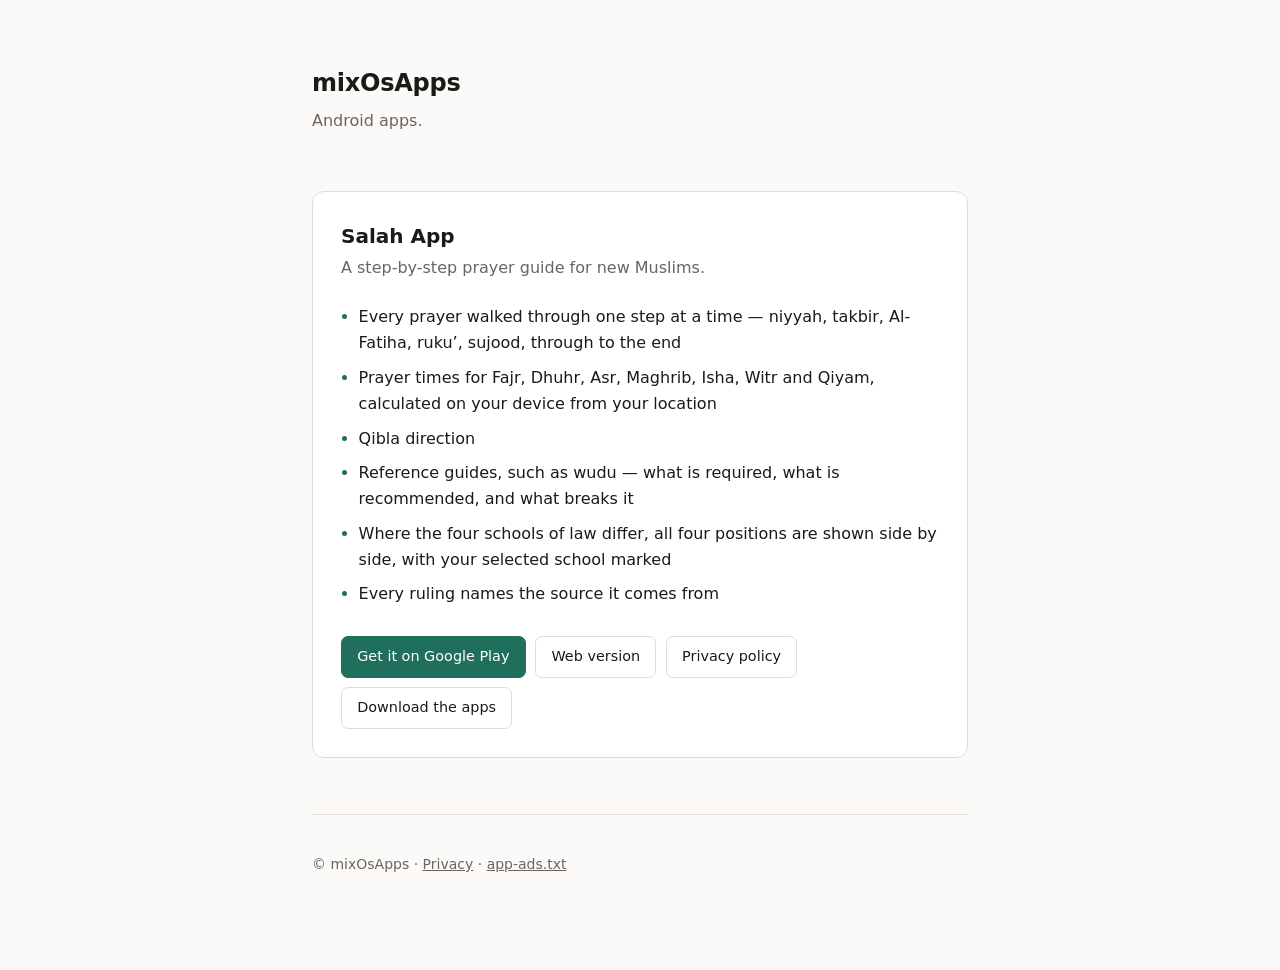
<file: index.html>
<!doctype html>
<html lang="en">
<head>
<meta charset="utf-8">
<meta name="viewport" content="width=device-width,initial-scale=1">
<title>mixOsApps</title>
<meta name="description" content="mixOsApps builds Salah App, a step-by-step prayer guide for new Muslims, for Android.">
<link rel="stylesheet" href="style.css">
</head>
<body>
<div class="wrap">

  <header>
    <h1>mixOsApps</h1>
    <p>Android apps.</p>
  </header>

  <main>
    <section class="card">
      <h2>Salah App</h2>
      <p class="tagline">A step-by-step prayer guide for new Muslims.</p>

      <ul>
        <li>Every prayer walked through one step at a time &mdash; niyyah, takbir, Al-Fatiha, ruku&rsquo;, sujood, through to the end</li>
        <li>Prayer times for Fajr, Dhuhr, Asr, Maghrib, Isha, Witr and Qiyam, calculated on your device from your location</li>
        <li>Qibla direction</li>
        <li>Reference guides, such as wudu &mdash; what is required, what is recommended, and what breaks it</li>
        <li>Where the four schools of law differ, all four positions are shown side by side, with your selected school marked</li>
        <li>Every ruling names the source it comes from</li>
      </ul>

      <div class="links">
        <a class="primary" href="https://play.google.com/store/apps/details?id=com.mixzen.salah">Get it on Google Play</a>
        <a href="/salah-app/">Web version</a>
        <a href="privacy.html">Privacy policy</a>
        <a href="/download/">Download the apps</a>
      </div>
    </section>
  </main>

  <!-- Optional: add a public contact address here if you want one on the site.
       Play already collects a support email separately in the store listing. -->
  <footer>
    <p>&copy; mixOsApps &middot; <a href="privacy.html">Privacy</a> &middot; <a href="app-ads.txt">app-ads.txt</a></p>
  </footer>

</div>
</body>
</html>
</file>
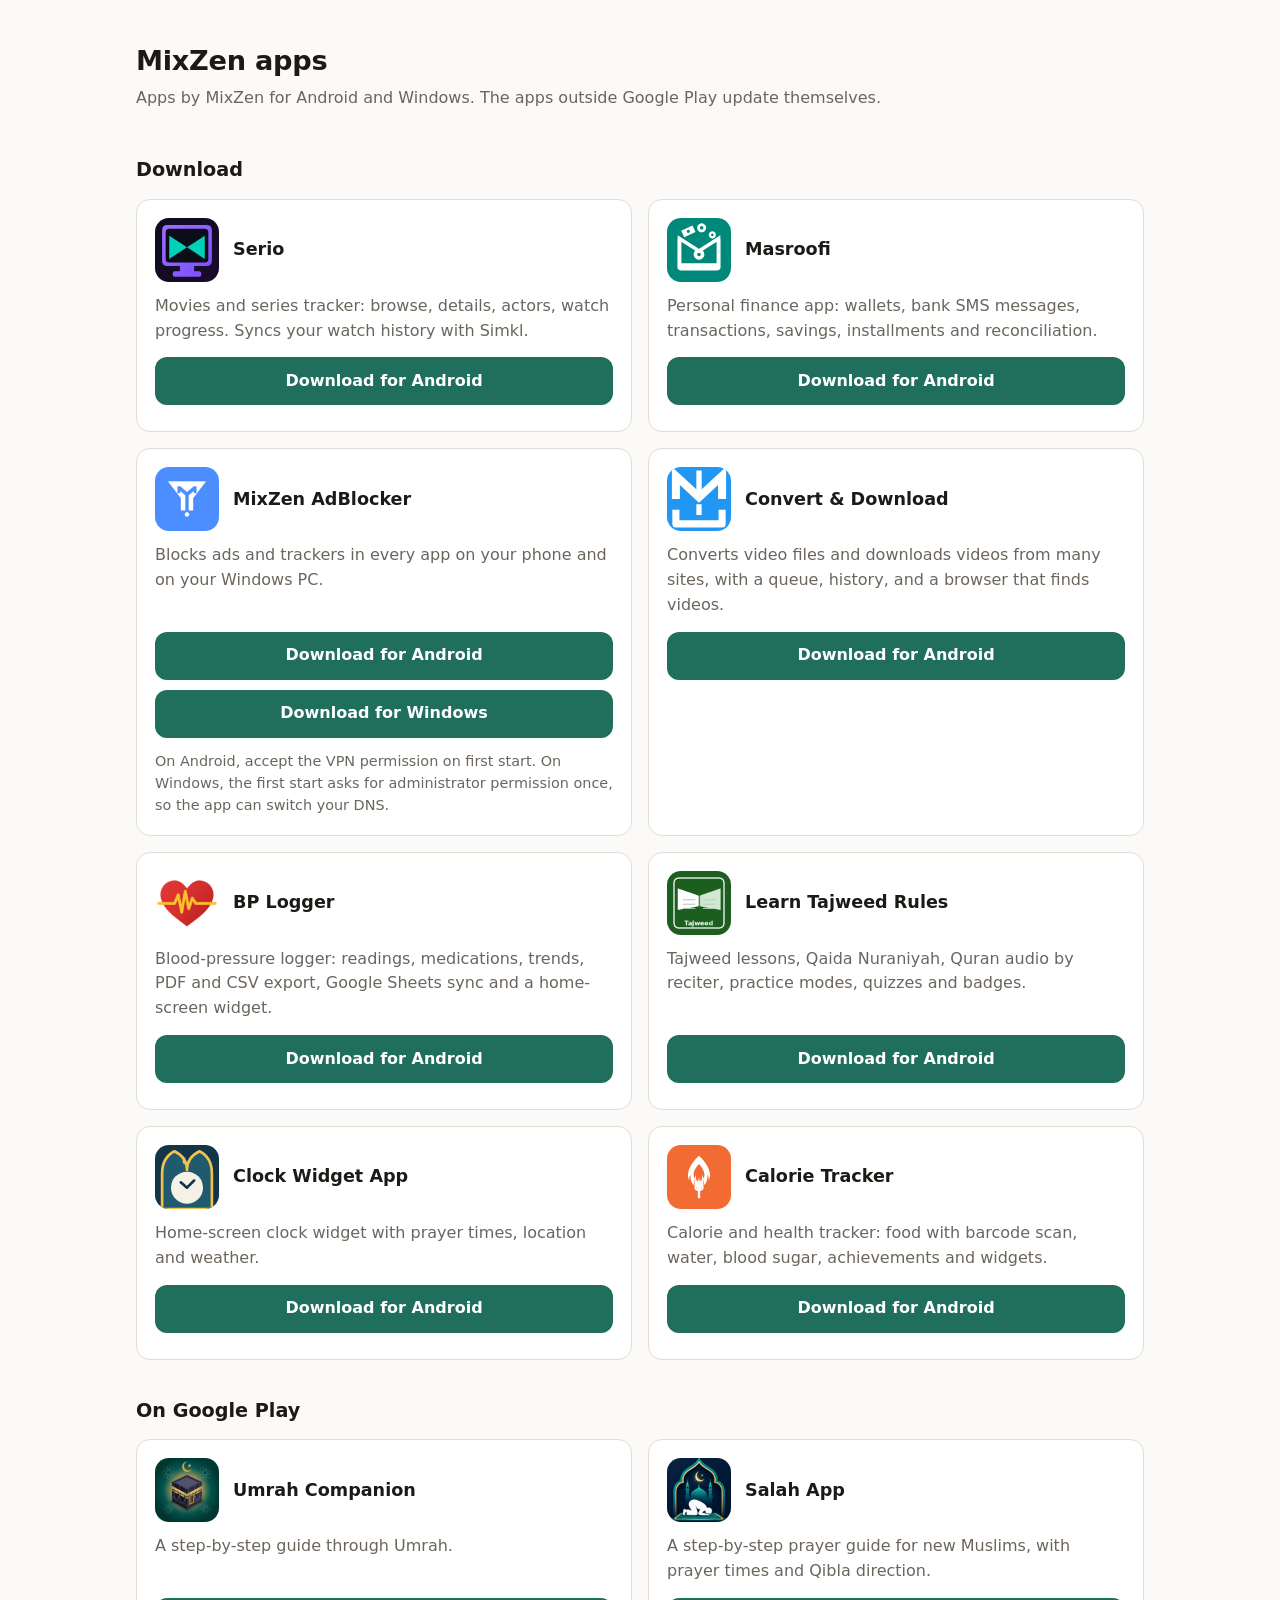
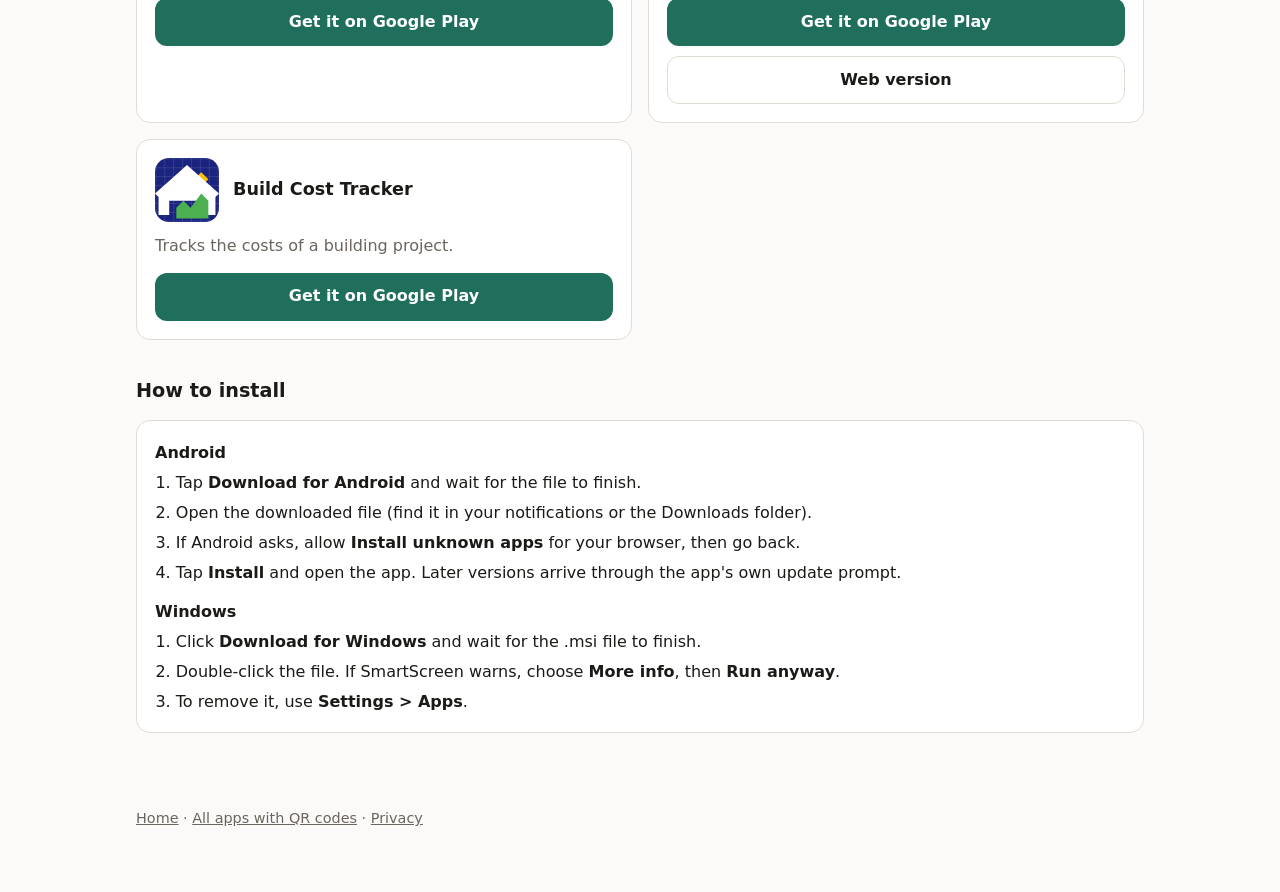
<file: download/index.html>
<!doctype html>
<html lang="en">
<head>
<meta charset="utf-8">
<meta name="viewport" content="width=device-width, initial-scale=1">
<title>MixZen apps: downloads</title>
<meta name="description" content="Download MixZen apps for Android and Windows. The apps outside Google Play update themselves.">
<link rel="icon" href="icons/adblocker.png">
<style>
:root{color-scheme:light dark;--bg:#fbfaf8;--card:#fff;--fg:#1c1a17;--muted:#6b655d;--line:#e2ddd4;--accent:#1f6f5c;--on-accent:#fff}
@media (prefers-color-scheme:dark){:root{--bg:#141613;--card:#1b1e1a;--fg:#ececea;--muted:#9a958c;--line:#2c302b;--accent:#6fbfa5;--on-accent:#10221c}}
*{box-sizing:border-box}
html{background:var(--bg)}
body{margin:0;background:var(--bg);color:var(--fg);font:16px/1.55 system-ui,-apple-system,"Segoe UI",Roboto,sans-serif;-webkit-font-smoothing:antialiased}
main,header,footer{max-width:1040px;margin:0 auto;padding-left:16px;padding-right:16px}
header{padding-top:40px;padding-bottom:8px}
h1{margin:0 0 4px;font-size:1.7rem;letter-spacing:-.01em}
.sub{margin:0;color:var(--muted)}
h2{margin:36px 0 14px;font-size:1.2rem}
.grid{display:grid;grid-template-columns:1fr;gap:16px}
@media (min-width:760px){.grid{grid-template-columns:1fr 1fr}}
.card{background:var(--card);border:1px solid var(--line);border-radius:14px;padding:18px;display:grid;grid-row:span 4;grid-template-rows:subgrid;row-gap:0;align-content:start;scroll-margin-top:16px;min-width:0}
.play .card{grid-row:span 3}
.more{display:flex;flex-direction:column}
.card:target{border-color:var(--accent);box-shadow:0 0 0 2px var(--accent)}
.head{display:flex;gap:14px;align-items:center;margin-bottom:12px}
.head img{width:64px;height:64px;border-radius:14px;flex:none}
.head h3{margin:0;font-size:1.1rem}
.desc{margin:0 0 14px;color:var(--muted)}
.btns{display:flex;flex-direction:column;gap:10px}
.btn{display:flex;align-items:center;justify-content:center;min-height:48px;padding:10px 16px;border-radius:12px;background:var(--accent);color:var(--on-accent);font-weight:700;text-decoration:none;text-align:center}
.btn.quiet{background:transparent;color:var(--fg);border:1px solid var(--line);font-weight:600}
.btn:focus-visible,a:focus-visible,summary:focus-visible{outline:3px solid var(--fg);outline-offset:2px}
.notes-link{align-self:flex-start;margin:10px 0 0;padding:6px 0;min-height:32px;background:none;border:0;font:inherit;font-size:.92rem;color:var(--muted);text-decoration:underline;cursor:pointer;text-align:left}
.notes-link[hidden]{display:none}
.notes-link:focus-visible{outline:3px solid var(--fg);outline-offset:2px}
dialog{padding:0;border:1px solid var(--line);background:var(--card);color:var(--fg);width:calc(100% - 32px);max-width:520px;border-radius:14px;overflow:hidden}
dialog::backdrop{background:rgba(0,0,0,.5)}
.sheet{display:flex;flex-direction:column;max-height:80vh;padding:18px}
.sheet h3{margin:0 0 10px;font-size:1.1rem}
.sheet .notes{margin:0 0 14px;overflow:auto;white-space:pre-line;color:var(--muted);font-size:.95rem;overflow-wrap:anywhere;max-height:70vh;flex:1 1 auto}
.sheet .handle{display:none;width:40px;height:4px;border-radius:2px;background:var(--line);margin:-6px auto 14px}
@media (max-width:599px){
dialog{width:100%;max-width:100%;margin:auto 0 0 0;border-radius:20px 20px 0 0;border-bottom:0}
.sheet .handle{display:block}
}
body:has(dialog[open]){overflow:hidden}
.extra{margin:12px 0 0;font-size:.9rem;color:var(--muted)}
.how{background:var(--card);border:1px solid var(--line);border-radius:14px;padding:6px 18px 12px}
.how h3{margin:14px 0 6px;font-size:1rem}
.how ol{margin:0;padding-left:1.3em}
.how li{margin:5px 0}
footer{margin-top:40px;padding-top:20px;padding-bottom:48px;color:var(--muted);font-size:.9rem}
footer a{color:var(--muted)}
</style>
</head>
<body>
<header>
<h1>MixZen apps</h1>
<p class="sub">Apps by MixZen for Android and Windows. The apps outside Google Play update themselves.</p>
</header>
<main>

<h2>Download</h2>
<div class="grid">

<section class="card" id="serio">
<div class="head"><img src="icons/serio.svg" alt="" width="64" height="64"><h3>Serio</h3></div>
<p class="desc">Movies and series tracker: browse, details, actors, watch progress. Syncs your watch history with Simkl.</p>
<div class="btns"><a class="btn" data-app="serio" data-os="android" href="https://github.com/mixOsApps/serio-releases/releases/latest">Download for Android</a></div>
<div class="more">
<button type="button" class="notes-link" data-notes="serio" hidden></button>
</div>
</section>

<section class="card" id="masroofi">
<div class="head"><img src="icons/masroofi.svg" alt="" width="64" height="64"><h3>Masroofi</h3></div>
<p class="desc">Personal finance app: wallets, bank SMS messages, transactions, savings, installments and reconciliation.</p>
<div class="btns"><a class="btn" data-app="masroofi" data-os="android" href="https://github.com/mixOsApps/masroofi-releases/releases/latest">Download for Android</a></div>
<div class="more">
<button type="button" class="notes-link" data-notes="masroofi" hidden></button>
</div>
</section>

<section class="card" id="adblocker">
<div class="head"><img src="icons/adblocker.png" alt="" width="64" height="64"><h3>MixZen AdBlocker</h3></div>
<p class="desc">Blocks ads and trackers in every app on your phone and on your Windows PC.</p>
<div class="btns">
<a class="btn" data-app="adblocker" data-os="android" href="https://github.com/mixOsApps/adblocker-releases/releases/latest">Download for Android</a>
<!-- A Windows build for another app: add windowsFeed + windowsFallback to its APPS entry and copy this line into its card with data-app set to its id. -->
<a class="btn" data-app="adblocker" data-os="windows" href="https://github.com/mixOsApps/adblocker-releases/releases">Download for Windows</a>
</div>
<div class="more">
<p class="extra">On Android, accept the VPN permission on first start. On Windows, the first start asks for administrator permission once, so the app can switch your DNS.</p>
<button type="button" class="notes-link" data-notes="adblocker" hidden></button>
<button type="button" class="notes-link" data-notes="adblocker-windows" hidden></button>
</div>
</section>

<section class="card" id="convert-and-download">
<div class="head"><img src="icons/convert-and-download.svg" alt="" width="64" height="64"><h3>Convert &amp; Download</h3></div>
<p class="desc">Converts video files and downloads videos from many sites, with a queue, history, and a browser that finds videos.</p>
<div class="btns"><a class="btn" data-app="convert-and-download" data-os="android" href="https://github.com/mixOsApps/tstomp4converter-releases/releases/latest">Download for Android</a></div>
<div class="more">
<button type="button" class="notes-link" data-notes="convert-and-download" hidden></button>
</div>
</section>

<section class="card" id="bplogger">
<div class="head"><img src="icons/bplogger.png" alt="" width="64" height="64"><h3>BP Logger</h3></div>
<p class="desc">Blood-pressure logger: readings, medications, trends, PDF and CSV export, Google Sheets sync and a home-screen widget.</p>
<div class="btns"><a class="btn" data-app="bplogger" data-os="android" href="https://github.com/mixOsApps/bplogger-releases/releases/latest">Download for Android</a></div>
<div class="more">
<button type="button" class="notes-link" data-notes="bplogger" hidden></button>
</div>
</section>

<section class="card" id="tajweed">
<div class="head"><img src="icons/tajweed.png" alt="" width="64" height="64"><h3>Learn Tajweed Rules</h3></div>
<p class="desc">Tajweed lessons, Qaida Nuraniyah, Quran audio by reciter, practice modes, quizzes and badges.</p>
<div class="btns"><a class="btn" data-app="tajweed" data-os="android" href="https://github.com/mixOsApps/Tajweed.Rules/releases/latest">Download for Android</a></div>
<div class="more">
<button type="button" class="notes-link" data-notes="tajweed" hidden></button>
</div>
</section>

<section class="card" id="clock-widget">
<div class="head"><img src="icons/clock-widget.svg" alt="" width="64" height="64"><h3>Clock Widget App</h3></div>
<p class="desc">Home-screen clock widget with prayer times, location and weather.</p>
<div class="btns"><a class="btn" data-app="clock-widget" data-os="android" href="https://github.com/mixOsApps/clockwidget-releases/releases/latest">Download for Android</a></div>
<div class="more">
<button type="button" class="notes-link" data-notes="clock-widget" hidden></button>
</div>
</section>

<section class="card" id="calorie-tracker">
<div class="head"><img src="icons/calorie-tracker.svg" alt="" width="64" height="64"><h3>Calorie Tracker</h3></div>
<p class="desc">Calorie and health tracker: food with barcode scan, water, blood sugar, achievements and widgets.</p>
<div class="btns"><a class="btn" data-app="calorie-tracker" data-os="android" href="https://github.com/mixOsApps/calorietracker-releases/releases/latest">Download for Android</a></div>
<div class="more">
<button type="button" class="notes-link" data-notes="calorie-tracker" hidden></button>
</div>
</section>

</div>

<h2>On Google Play</h2>
<div class="grid play">

<section class="card" id="umrah">
<div class="head"><img src="icons/umrah.png" alt="" width="64" height="64"><h3>Umrah Companion</h3></div>
<p class="desc">A step-by-step guide through Umrah.</p>
<div class="btns"><a class="btn" href="https://play.google.com/store/apps/details?id=com.umrahcompanion">Get it on Google Play</a></div>
</section>

<section class="card" id="salah">
<div class="head"><img src="icons/salah.png" alt="" width="64" height="64"><h3>Salah App</h3></div>
<p class="desc">A step-by-step prayer guide for new Muslims, with prayer times and Qibla direction.</p>
<div class="btns">
<a class="btn" href="https://play.google.com/store/apps/details?id=com.mixzen.salah">Get it on Google Play</a>
<a class="btn quiet" href="/salah-app/">Web version</a>
</div>
</section>

<section class="card" id="build-cost">
<div class="head"><img src="icons/build-cost.svg" alt="" width="64" height="64"><h3>Build Cost Tracker</h3></div>
<p class="desc">Tracks the costs of a building project.</p>
<div class="btns"><a class="btn" href="https://play.google.com/store/apps/details?id=com.buildcost.tracker">Get it on Google Play</a></div>
</section>

</div>

<h2>How to install</h2>
<div class="how">
<h3>Android</h3>
<ol>
<li>Tap <b>Download for Android</b> and wait for the file to finish.</li>
<li>Open the downloaded file (find it in your notifications or the Downloads folder).</li>
<li>If Android asks, allow <b>Install unknown apps</b> for your browser, then go back.</li>
<li>Tap <b>Install</b> and open the app. Later versions arrive through the app's own update prompt.</li>
</ol>
<h3>Windows</h3>
<ol>
<li>Click <b>Download for Windows</b> and wait for the .msi file to finish.</li>
<li>Double-click the file. If SmartScreen warns, choose <b>More info</b>, then <b>Run anyway</b>.</li>
<li>To remove it, use <b>Settings &gt; Apps</b>.</li>
</ol>
</div>

</main>
<footer>
<p><a href="/">Home</a> &middot; <a href="/apps.html">All apps with QR codes</a> &middot; <a href="/privacy.html">Privacy</a></p>
</footer>

<dialog id="notes-dialog" aria-labelledby="nd-title"><div class="sheet"><div class="handle" aria-hidden="true"></div><h3 id="nd-title"></h3><p class="notes" id="nd-body"></p><button type="button" class="btn" id="nd-close">Close</button></div></dialog>

<script>
(function () {
  var RAW = "https://raw.githubusercontent.com/mixOsApps/";
  // One entry per app. Without a feed (or when it fails) the buttons keep the releases/latest links written in the HTML.
  // To add a Windows build to an app: add windowsFeed + windowsFallback here and a data-os="windows" button in its card.
  var APPS = [
    { id: "serio", name: "Serio", icon: "icons/serio.svg",
      androidFeed: RAW + "serio-releases/main/version.json",
      androidFallback: "https://github.com/mixOsApps/serio-releases/releases/latest" },
    { id: "masroofi", name: "Masroofi", icon: "icons/masroofi.svg",
      androidFeed: RAW + "masroofi-releases/main/version.json",
      androidFallback: "https://github.com/mixOsApps/masroofi-releases/releases/latest" },
    { id: "adblocker", name: "MixZen AdBlocker", icon: "icons/adblocker.png",
      androidFeed: RAW + "adblocker-releases/main/version.json",
      androidFallback: "https://github.com/mixOsApps/adblocker-releases/releases/latest",
      windowsFeed: RAW + "adblocker-releases/main/desktop-version.json",
      windowsFallback: "https://github.com/mixOsApps/adblocker-releases/releases" },
    { id: "convert-and-download", name: "Convert & Download", icon: "icons/convert-and-download.svg",
      androidFeed: RAW + "tstomp4converter-releases/main/version.json",
      androidFallback: "https://github.com/mixOsApps/tstomp4converter-releases/releases/latest" },
    { id: "bplogger", name: "BP Logger", icon: "icons/bplogger.png",
      androidFeed: RAW + "bplogger-releases/main/version.json",
      androidFallback: "https://github.com/mixOsApps/bplogger-releases/releases/latest" },
    { id: "tajweed", name: "Learn Tajweed Rules", icon: "icons/tajweed.png",
      androidFeed: RAW + "Tajweed.Rules/refs/heads/main/version.json",
      androidFallback: "https://github.com/mixOsApps/Tajweed.Rules/releases/latest" },
    { id: "clock-widget", name: "Clock Widget App", icon: "icons/clock-widget.svg",
      androidFeed: RAW + "clockwidget-releases/main/version.json",
      androidFallback: "https://github.com/mixOsApps/clockwidget-releases/releases/latest" },
    { id: "calorie-tracker", name: "Calorie Tracker", icon: "icons/calorie-tracker.svg",
      androidFeed: RAW + "calorietracker-releases/main/version.json",
      androidFallback: "https://github.com/mixOsApps/calorietracker-releases/releases/latest" }
  ];

  var dlg = document.getElementById("notes-dialog");
  function openNotes(title, notes) {
    document.getElementById("nd-title").textContent = title;
    var body = document.getElementById("nd-body");
    body.textContent = notes;
    body.scrollTop = 0;
    dlg.showModal();
  }
  dlg.addEventListener("click", function (e) { if (e.target === dlg) dlg.close(); });
  document.getElementById("nd-close").addEventListener("click", function () { dlg.close(); });

  function fill(app, os, feed, fallback, urlKey, label, notesId, platform) {
    var btn = document.querySelector('[data-app="' + app.id + '"][data-os="' + os + '"]');
    var link = document.querySelector('[data-notes="' + notesId + '"]');
    if (!btn) return;
    btn.href = fallback;
    if (!feed) return;
    fetch(feed, { cache: "no-store" })
      .then(function (r) { if (!r.ok) throw new Error(r.status); return r.json(); })
      .then(function (j) {
        var href = j[urlKey], ver = j.versionName;
        if (!href || !ver || href.indexOf("https://") !== 0) throw new Error("bad feed");
        btn.href = href;
        btn.textContent = label + " (" + ver + ")";
        var notes = String(j.releaseNotes || j.notes || "").trim();
        if (notes && link) {
          link.textContent = "What's new" + (platform ? " on " + platform : " in") + " " + ver;
          link.onclick = function () { openNotes(app.name + " " + ver, notes); };
          link.hidden = false;
        }
      })
      .catch(function () { /* keep the fallback link, notes link stays hidden */ });
  }
  APPS.forEach(function (app) {
    fill(app, "android", app.androidFeed, app.androidFallback, "apkUrl", "Download for Android", app.id, app.windowsFeed ? "Android" : "");
    fill(app, "windows", app.windowsFeed, app.windowsFallback, "msiUrl", "Download for Windows", app.id + "-windows", "Windows");
  });
})();
</script>
</body>
</html>
</file>
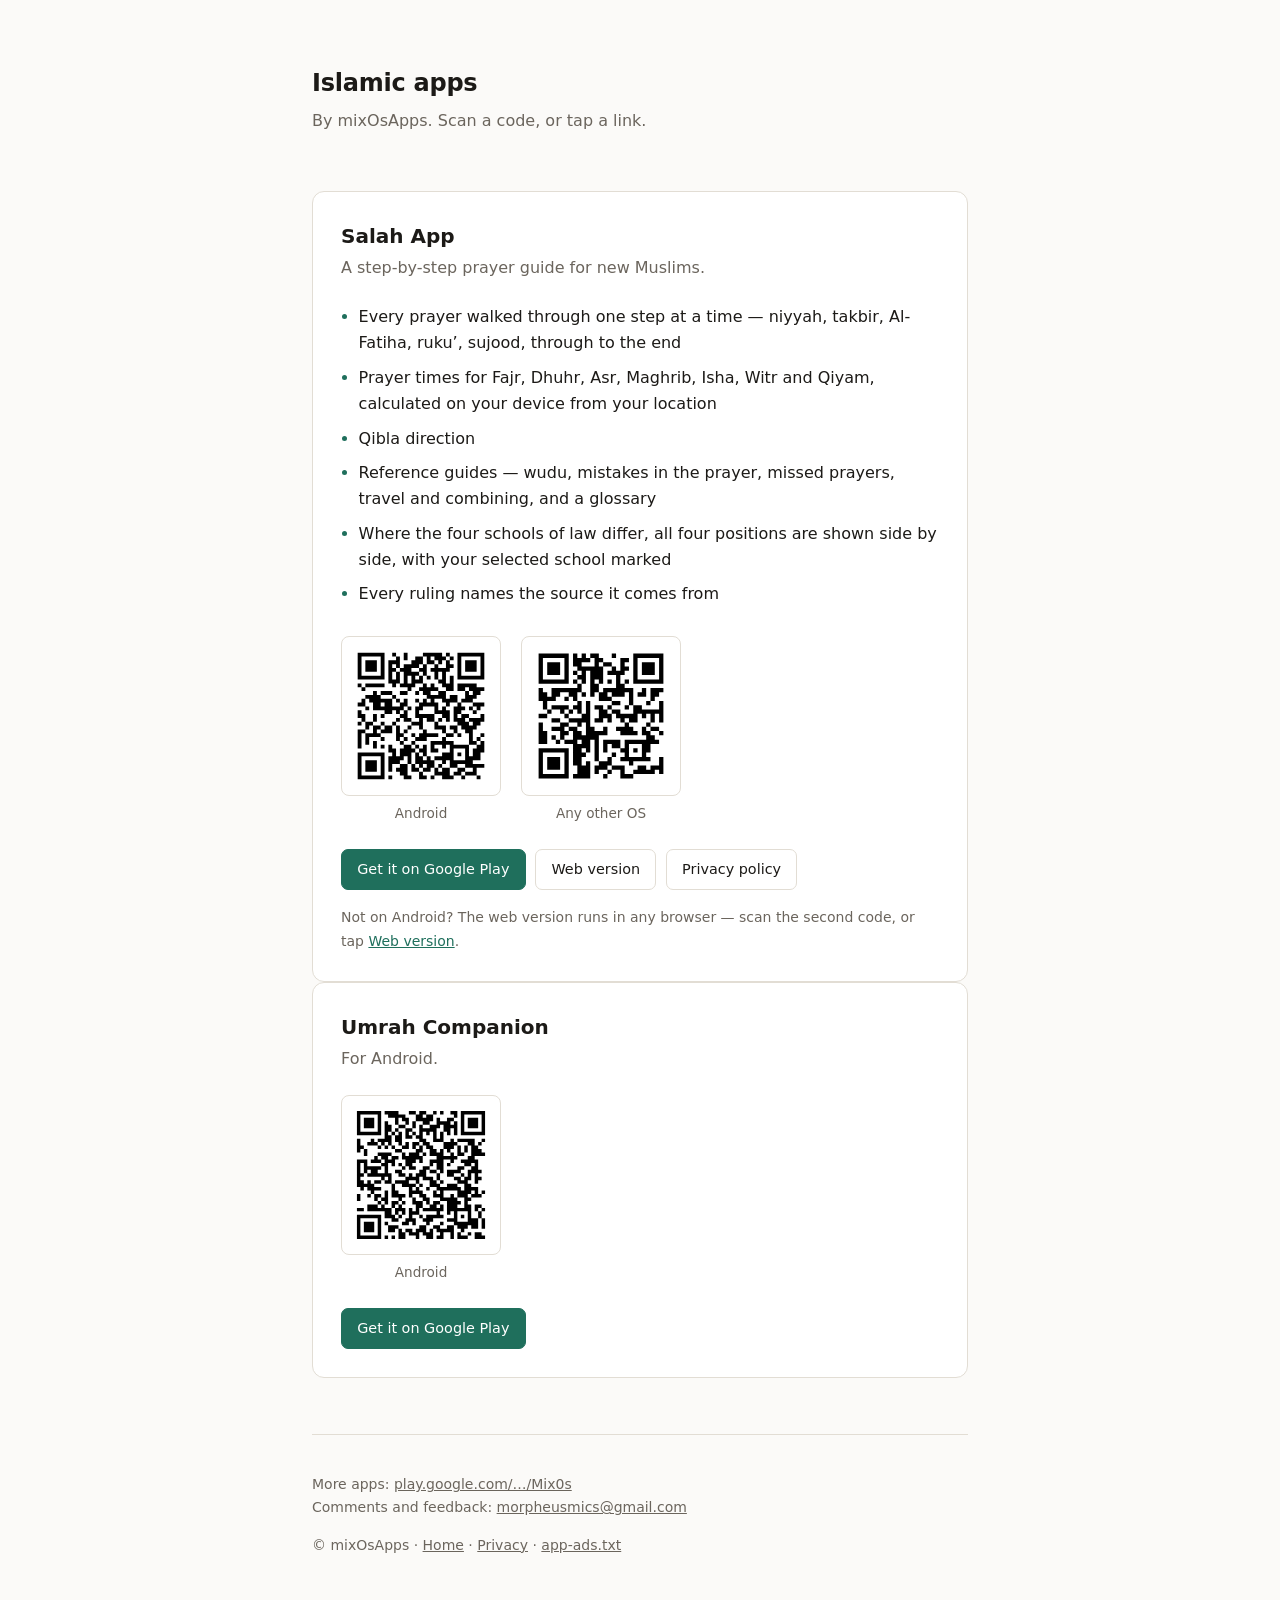
<file: apps.html>
<!doctype html>
<html lang="en">
<head>
<meta charset="utf-8">
<meta name="viewport" content="width=device-width,initial-scale=1">
<title>Islamic apps &mdash; mixOsApps</title>
<meta name="description" content="Salah App and Umrah Companion, by mixOsApps. Scan or tap to install on Android, or open the web version.">
<link rel="stylesheet" href="style.css">
</head>
<body>
<div class="wrap">

  <header>
    <h1>Islamic apps</h1>
    <p>By mixOsApps. Scan a code, or tap a link.</p>
  </header>

  <main>

    <section class="card">
      <h2>Salah App</h2>
      <p class="tagline">A step-by-step prayer guide for new Muslims.</p>

      <ul>
        <li>Every prayer walked through one step at a time &mdash; niyyah, takbir, Al-Fatiha, ruku&rsquo;, sujood, through to the end</li>
        <li>Prayer times for Fajr, Dhuhr, Asr, Maghrib, Isha, Witr and Qiyam, calculated on your device from your location</li>
        <li>Qibla direction</li>
        <li>Reference guides &mdash; wudu, mistakes in the prayer, missed prayers, travel and combining, and a glossary</li>
        <li>Where the four schools of law differ, all four positions are shown side by side, with your selected school marked</li>
        <li>Every ruling names the source it comes from</li>
      </ul>

      <div class="qrs">
        <figure class="qr">
          <img src="qr-salah-play.svg" alt="QR code linking to Salah App on Google Play" width="160" height="160">
          <figcaption>Android</figcaption>
        </figure>
        <figure class="qr">
          <img src="qr-salah-web.svg" alt="QR code linking to the Salah App web version" width="160" height="160">
          <figcaption>Any other OS</figcaption>
        </figure>
      </div>

      <div class="links">
        <a class="primary" href="https://play.google.com/store/apps/details?id=com.mixzen.salah">Get it on Google Play</a>
        <a href="/salah-app/">Web version</a>
        <a href="privacy.html">Privacy policy</a>
      </div>
      <p class="note">Not on Android? The web version runs in any browser &mdash; scan the second code, or tap <a href="/salah-app/">Web version</a>.</p>
    </section>

    <section class="card">
      <h2>Umrah Companion</h2>
      <p class="tagline">For Android.</p>

      <div class="qrs">
        <figure class="qr">
          <img src="qr-umrah-play.svg" alt="QR code linking to Umrah Companion on Google Play" width="160" height="160">
          <figcaption>Android</figcaption>
        </figure>
      </div>

      <div class="links">
        <a class="primary" href="https://play.google.com/store/apps/details?id=com.umrahcompanion">Get it on Google Play</a>
      </div>
    </section>

  </main>

  <footer>
    <p>More apps: <a href="https://play.google.com/store/apps/developer?id=Mix0s">play.google.com/&hellip;/Mix0s</a><br>
    Comments and feedback: <a href="mailto:morpheusmics@gmail.com">morpheusmics@gmail.com</a></p>
    <p>&copy; mixOsApps &middot; <a href="index.html">Home</a> &middot; <a href="privacy.html">Privacy</a> &middot; <a href="app-ads.txt">app-ads.txt</a></p>
  </footer>

</div>
</body>
</html>
</file>
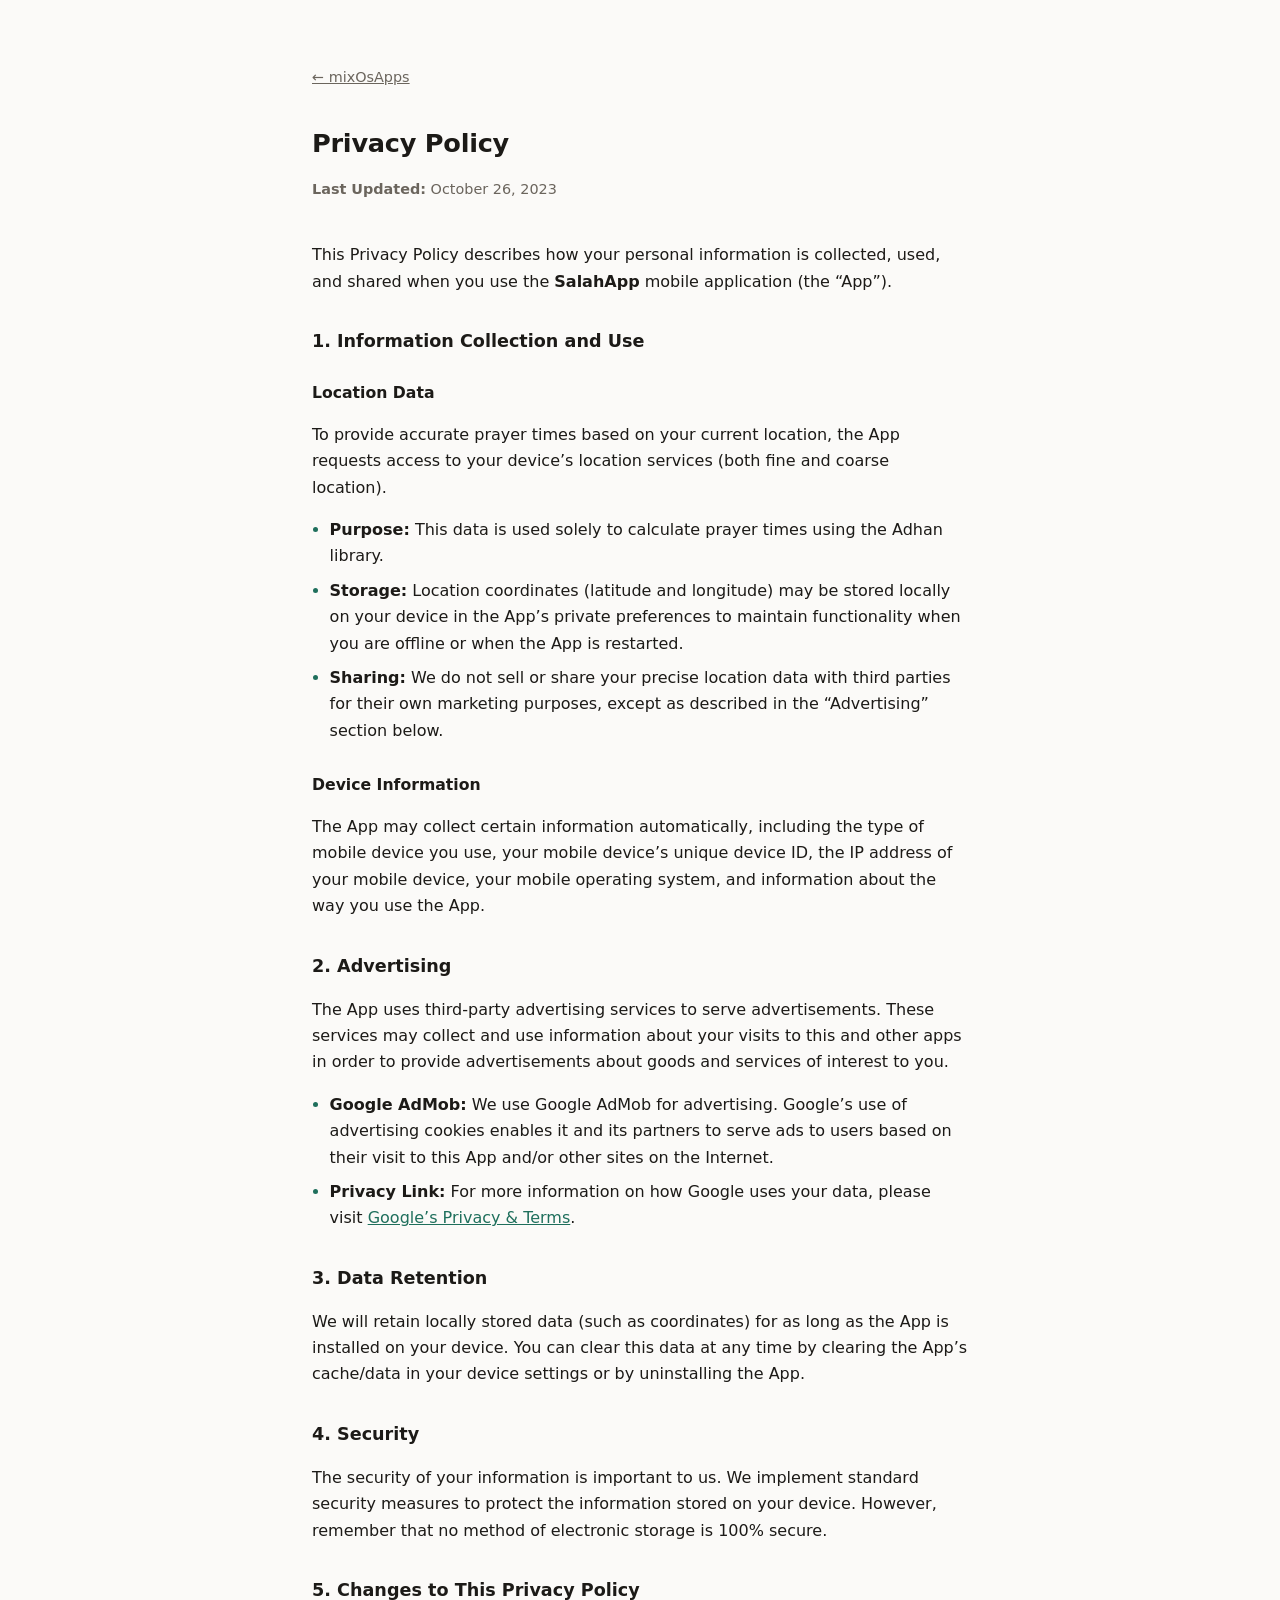
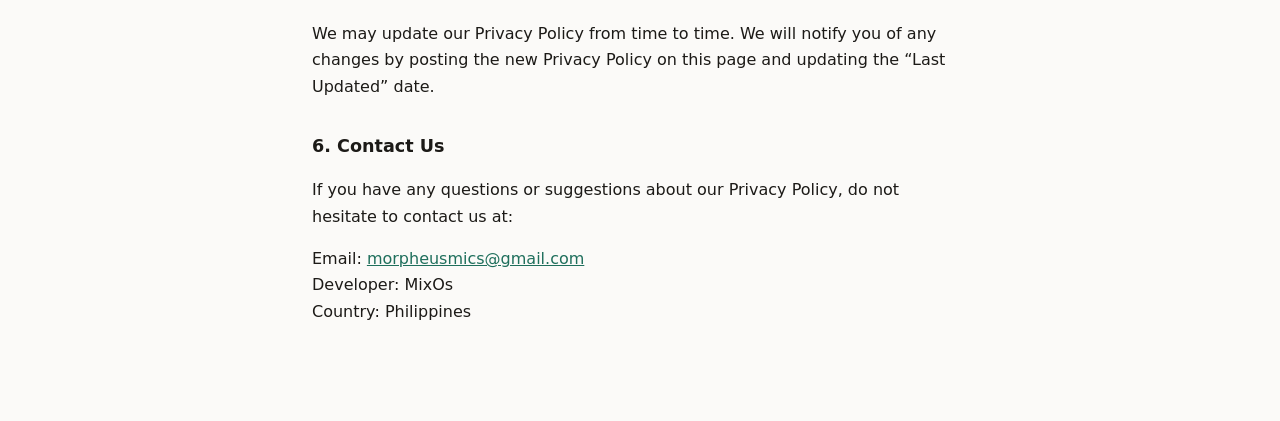
<file: privacy.html>
<!doctype html>
<html lang="en">
<head>
<meta charset="utf-8">
<meta name="viewport" content="width=device-width,initial-scale=1">
<title>Privacy Policy &middot; Salah App</title>
<meta name="description" content="Privacy policy for the Salah App mobile application by mixOsApps.">
<link rel="stylesheet" href="style.css">
</head>
<body>
<div class="wrap">
<article>

  <a class="back" href="index.html">&larr; mixOsApps</a>

  <h1>Privacy Policy</h1>
  <p class="updated"><strong>Last Updated:</strong> October 26, 2023</p>

  <p>This Privacy Policy describes how your personal information is collected, used, and shared when you use the <strong>SalahApp</strong> mobile application (the &ldquo;App&rdquo;).</p>

  <h2>1. Information Collection and Use</h2>

  <h3>Location Data</h3>
  <p>To provide accurate prayer times based on your current location, the App requests access to your device&rsquo;s location services (both fine and coarse location).</p>
  <ul>
    <li><strong>Purpose:</strong> This data is used solely to calculate prayer times using the Adhan library.</li>
    <li><strong>Storage:</strong> Location coordinates (latitude and longitude) may be stored locally on your device in the App&rsquo;s private preferences to maintain functionality when you are offline or when the App is restarted.</li>
    <li><strong>Sharing:</strong> We do not sell or share your precise location data with third parties for their own marketing purposes, except as described in the &ldquo;Advertising&rdquo; section below.</li>
  </ul>

  <h3>Device Information</h3>
  <p>The App may collect certain information automatically, including the type of mobile device you use, your mobile device&rsquo;s unique device ID, the IP address of your mobile device, your mobile operating system, and information about the way you use the App.</p>

  <h2>2. Advertising</h2>
  <p>The App uses third-party advertising services to serve advertisements. These services may collect and use information about your visits to this and other apps in order to provide advertisements about goods and services of interest to you.</p>
  <ul>
    <li><strong>Google AdMob:</strong> We use Google AdMob for advertising. Google&rsquo;s use of advertising cookies enables it and its partners to serve ads to users based on their visit to this App and/or other sites on the Internet.</li>
    <li><strong>Privacy Link:</strong> For more information on how Google uses your data, please visit <a href="https://policies.google.com/technologies/ads">Google&rsquo;s Privacy &amp; Terms</a>.</li>
  </ul>

  <h2>3. Data Retention</h2>
  <p>We will retain locally stored data (such as coordinates) for as long as the App is installed on your device. You can clear this data at any time by clearing the App&rsquo;s cache/data in your device settings or by uninstalling the App.</p>

  <h2>4. Security</h2>
  <p>The security of your information is important to us. We implement standard security measures to protect the information stored on your device. However, remember that no method of electronic storage is 100% secure.</p>

  <h2>5. Changes to This Privacy Policy</h2>
  <p>We may update our Privacy Policy from time to time. We will notify you of any changes by posting the new Privacy Policy on this page and updating the &ldquo;Last Updated&rdquo; date.</p>

  <h2>6. Contact Us</h2>
  <p>If you have any questions or suggestions about our Privacy Policy, do not hesitate to contact us at:</p>
  <p>
    Email: <a href="mailto:morpheusmics@gmail.com">morpheusmics@gmail.com</a><br>
    Developer: MixOs<br>
    Country: Philippines
  </p>

</article>
</div>
</body>
</html>
</file>
<file: style.css>
:root {
  color-scheme: light dark;
  --bg: #fbfaf8;
  --fg: #1c1a17;
  --muted: #6b655d;
  --line: #e2ddd4;
  --card: #ffffff;
  --accent: #1f6f5c;
}
@media (prefers-color-scheme: dark) {
  :root {
    --bg: #141613;
    --fg: #ececea;
    --muted: #9a958c;
    --line: #2c302b;
    --card: #1b1e1a;
    --accent: #6fbfa5;
  }
}
* { box-sizing: border-box; }
body {
  margin: 0;
  background: var(--bg);
  color: var(--fg);
  font: 16px/1.65 system-ui, -apple-system, "Segoe UI", Roboto, sans-serif;
  -webkit-font-smoothing: antialiased;
}
.wrap { max-width: 44rem; margin: 0 auto; padding: 4rem 1.5rem 5rem; }
header { margin-bottom: 3.5rem; }
h1 { font-size: 1.5rem; letter-spacing: -0.01em; margin: 0 0 0.3rem; }
header p { color: var(--muted); margin: 0; }
.card {
  background: var(--card);
  border: 1px solid var(--line);
  border-radius: 12px;
  padding: 1.75rem;
}
.card h2 { font-size: 1.25rem; margin: 0 0 0.15rem; }
.tagline { color: var(--muted); margin: 0 0 1.4rem; }
ul { margin: 0 0 1.75rem; padding-left: 1.1rem; }
li { margin-bottom: 0.5rem; }
li::marker { color: var(--accent); }
.links { display: flex; flex-wrap: wrap; gap: 0.6rem; }
.links a {
  display: inline-block;
  padding: 0.5rem 0.95rem;
  border: 1px solid var(--line);
  border-radius: 7px;
  text-decoration: none;
  color: var(--fg);
  font-size: 0.9rem;
}
.links a.primary { background: var(--accent); border-color: var(--accent); color: #fff; }
@media (prefers-color-scheme: dark) { .links a.primary { color: #10221c; } }
.links a:hover { border-color: var(--accent); }
footer {
  margin-top: 3.5rem;
  padding-top: 1.5rem;
  border-top: 1px solid var(--line);
  color: var(--muted);
  font-size: 0.875rem;
}
footer a { color: var(--muted); }
article h1 { font-size: 1.6rem; margin-bottom: 0.25rem; }
article h2 { font-size: 1.1rem; margin: 2rem 0 0.5rem; }
article h3 { font-size: 0.98rem; margin: 1.5rem 0 0.4rem; }
article .updated { color: var(--muted); font-size: 0.9rem; margin-bottom: 2.5rem; }
article a { color: var(--accent); }
.back { display: inline-block; margin-bottom: 2rem; color: var(--muted); font-size: 0.9rem; }

/* QR blocks on apps.html. The codes are always black-on-white, including in dark mode: a
   scanner expects dark modules on a light ground, and inverting them makes some phones fail.
   So the tile stays white and gets a border in dark mode to keep it from glaring. */
.qrs { display: flex; flex-wrap: wrap; gap: 1.25rem; margin: 0 0 1.5rem; }
.qr { margin: 0; text-align: center; }
.qr img {
  display: block;
  width: 160px;
  height: 160px;
  background: #fff;
  border: 1px solid var(--line);
  border-radius: 8px;
  padding: 0.5rem;
  image-rendering: pixelated;   /* keep module edges crisp when scaled */
}
.qr figcaption { color: var(--muted); font-size: 0.85rem; margin-top: 0.4rem; }
.note { color: var(--muted); font-size: 0.875rem; margin: 1rem 0 0; }
.note a { color: var(--accent); }
</file>
